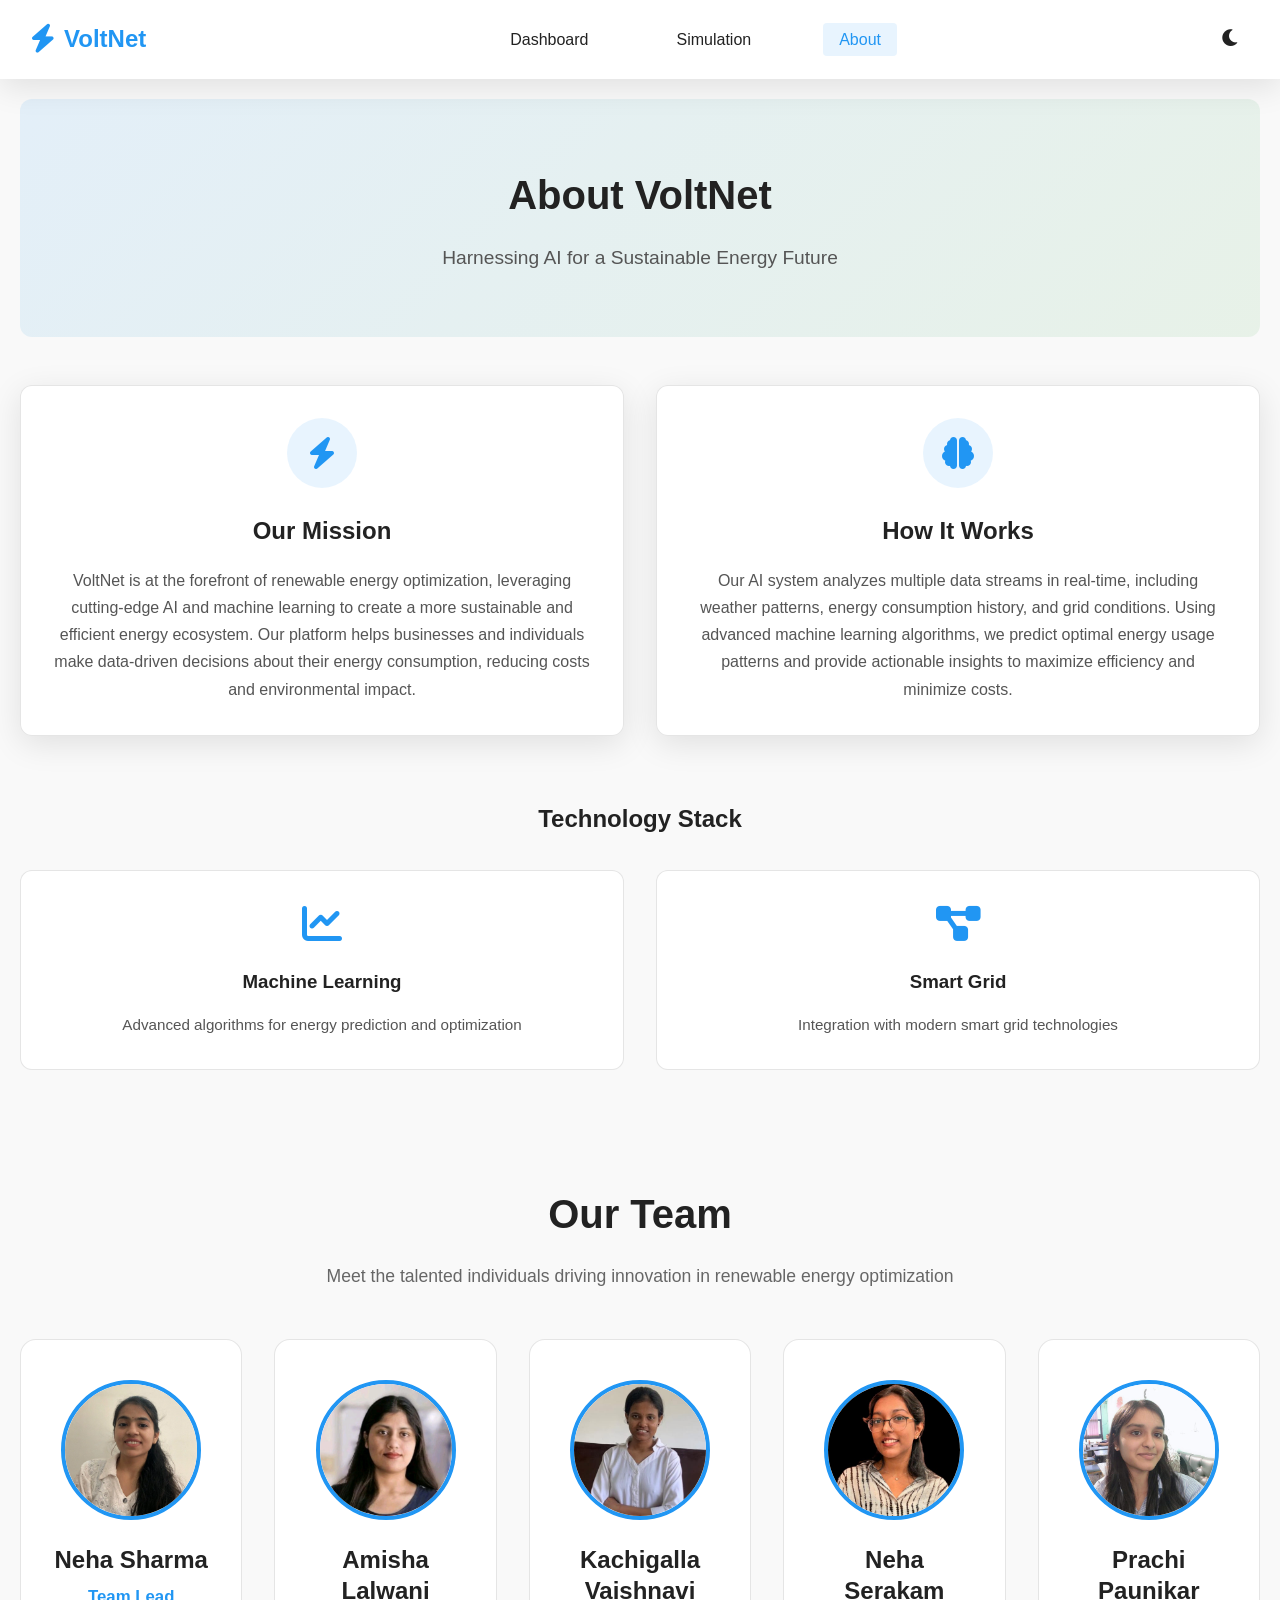
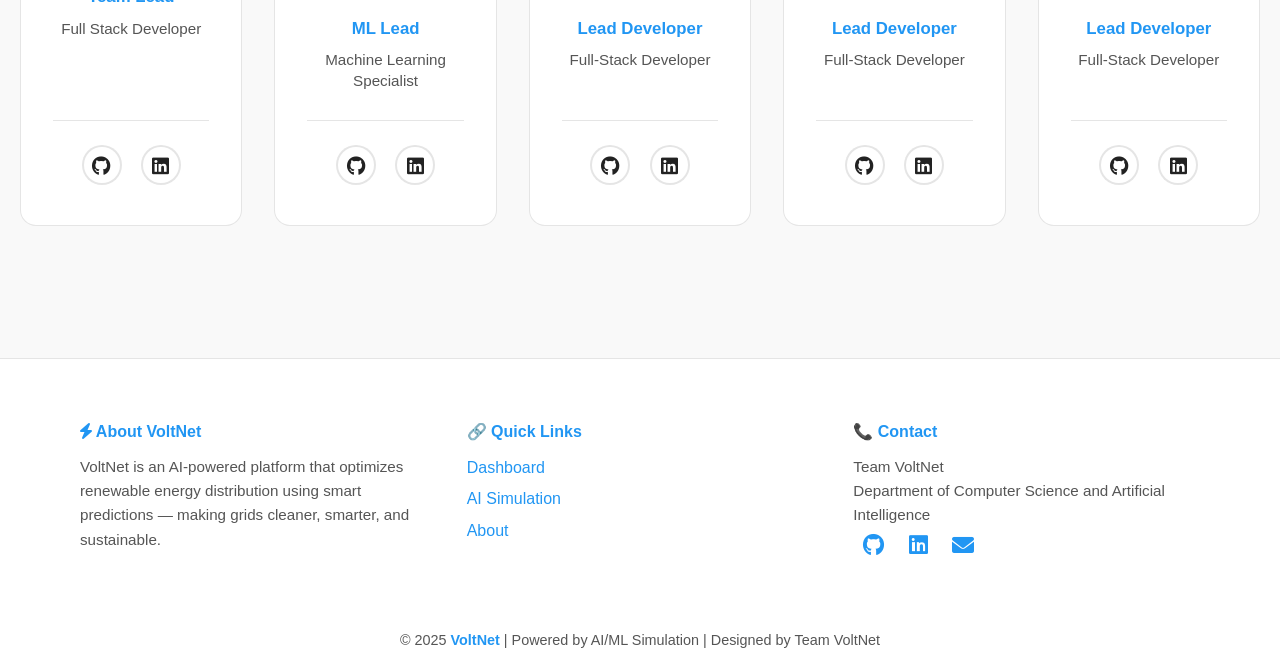
<file: frontend/about.html>
<!DOCTYPE html>
<html lang="en">
<head>
    <meta charset="UTF-8">
    <meta name="viewport" content="width=device-width, initial-scale=1.0">
    <title>VoltNet - About</title>
    <link rel="stylesheet" href="style.css">
    <link rel="stylesheet" href="https://cdnjs.cloudflare.com/ajax/libs/font-awesome/6.0.0-beta3/css/all.min.css">
</head>
<body>
    
    <nav class="navbar">
        <div class="logo">
            <i class="fas fa-bolt"></i>
            <span>VoltNet</span>
        </div>
        <button class="mobile-menu-toggle" id="mobileMenuToggle" aria-label="Toggle menu">
            <i class="fas fa-bars"></i>
        </button>
        <ul class="nav-links" id="navLinks">
            <li><a href="index.html">Dashboard</a></li>
            <li><a href="ai.html">Simulation</a></li>
            <li><a href="about.html" class="active">About</a></li>
        </ul>
        <div class="theme-toggle" id="themeToggle">
            <i class="fas fa-moon"></i>
        </div>
    </nav>

    <main class="container">
        <section class="about-hero">
            <h1>About VoltNet</h1>
            <p class="tagline">Harnessing AI for a Sustainable Energy Future</p>
        </section>

        <section class="about-section">
            <div class="about-card">
                <div class="about-icon">
                    <i class="fas fa-bolt"></i>
                </div>
                <h2>Our Mission</h2>
                <p>VoltNet is at the forefront of renewable energy optimization, leveraging cutting-edge AI and machine learning to create a more sustainable and efficient energy ecosystem. Our platform helps businesses and individuals make data-driven decisions about their energy consumption, reducing costs and environmental impact.</p>
            </div>

            <div class="about-card">
                <div class="about-icon">
                    <i class="fas fa-brain"></i>
                </div>
                <h2>How It Works</h2>
                <p>Our AI system analyzes multiple data streams in real-time, including weather patterns, energy consumption history, and grid conditions. Using advanced machine learning algorithms, we predict optimal energy usage patterns and provide actionable insights to maximize efficiency and minimize costs.</p>
            </div>
        </section>

        <section class="tech-section">
            <h2>Technology Stack</h2>
            <div class="tech-grid">
                <div class="tech-item">
                    <i class="fas fa-chart-line"></i>
                    <h3>Machine Learning</h3>
                    <p>Advanced algorithms for energy prediction and optimization</p>
                </div>
                <div class="tech-item">
                    <i class="fas fa-project-diagram"></i>
                    <h3>Smart Grid</h3>
                    <p>Integration with modern smart grid technologies</p>
                </div>
            </div>
        </section>

        
        <section class="team-section">
            <h2>Our Team</h2>
            <p style="text-align: center; color: #666; margin-bottom: 3rem; font-size: 1.1rem;">
                Meet the talented individuals driving innovation in renewable energy optimization
            </p>
            <div class="team-grid">
                <div class="team-member">
                    <div class="member-avatar">
                        <img src="static/neha_sharma.png" alt="Neha Sharma" onerror="this.style.display='none'; this.nextElementSibling.style.display='flex';">
                        <div style="display: none; width: 100%; height: 100%; align-items: center; justify-content: center; background: linear-gradient(135deg, #667eea 0%, #764ba2 100%); border-radius: 50%;">
                            <i class="fas fa-user" style="font-size: 3rem; color: white;"></i>
                        </div>
                    </div>
                    <h3>Neha Sharma</h3>
                    <p class="member-role">Team Lead</p>
                    <p class="member-title">Full Stack Developer</p>
                    <div class="member-social">
                        <a href="https://github.com/nehasharma2210" target="_blank" rel="noopener noreferrer" title="GitHub">
                            <i class="fab fa-github"></i>
                        </a>
                        <a href="https://www.linkedin.com/in/neha-sharma-ai//" target="_blank" rel="noopener noreferrer" title="LinkedIn">
                            <i class="fab fa-linkedin"></i>
                        </a>
                    </div>
                </div>
                <div class="team-member">
                    <div class="member-avatar">
                        <img src="static/Amisha_Lalwani.png" alt="Amisha Lalwani" onerror="this.style.display='none'; this.nextElementSibling.style.display='flex';">
                        <div style="display: none; width: 100%; height: 100%; align-items: center; justify-content: center; background: linear-gradient(135deg, #f093fb 0%, #f5576c 100%); border-radius: 50%;">
                            <i class="fas fa-user" style="font-size: 3rem; color: white;"></i>
                        </div>
                    </div>
                    <h3>Amisha Lalwani</h3>
                    <p class="member-role">ML Lead</p>
                    <p class="member-title">Machine Learning Specialist</p>
                    <div class="member-social">
                        <a href="https://github.com/Lalwaniamisha789" target="_blank" rel="noopener noreferrer" title="GitHub">
                            <i class="fab fa-github"></i>
                        </a>
                        <a href="https://www.linkedin.com/in/lalwaniamisha789/" target="_blank" rel="noopener noreferrer" title="LinkedIn">
                            <i class="fab fa-linkedin"></i>
                        </a>
                    </div>
                </div>
                <div class="team-member">
                    <div class="member-avatar">
                        <img src="static/Kachigalla Vaishnavi.jpg" alt="Kachigalla Vaishnavi" onerror="this.style.display='none'; this.nextElementSibling.style.display='flex';">
                        <div style="display: none; width: 100%; height: 100%; align-items: center; justify-content: center; background: linear-gradient(135deg, #4facfe 0%, #00f2fe 100%); border-radius: 50%;">
                            <i class="fas fa-user" style="font-size: 3rem; color: white;"></i>
                        </div>
                    </div>
                    <h3>Kachigalla Vaishnavi</h3>
                    <p class="member-role">Lead Developer</p>
                    <p class="member-title">Full-Stack Developer</p>
                    <div class="member-social">
                        <a href="https://github.com/Vaishnavi23457" target="_blank" rel="noopener noreferrer" title="GitHub">
                            <i class="fab fa-github"></i>
                        </a>
                        <a href="hhttps://www.linkedin.com/in/kachigalla-vaishnavi-8b235a326/" target="_blank" rel="noopener noreferrer" title="LinkedIn">
                            <i class="fab fa-linkedin"></i>
                        </a>
                    </div>
                </div>
                <div class="team-member">
                    <div class="member-avatar">
                        <img src="static/Neha Serakam.jpeg" alt="Neha Serakam" onerror="this.style.display='none'; this.nextElementSibling.style.display='flex';">
                        <div style="display: none; width: 100%; height: 100%; align-items: center; justify-content: center; background: linear-gradient(135deg, #fa709a 0%, #fee140 100%); border-radius: 50%;">
                            <i class="fas fa-user" style="font-size: 3rem; color: white;"></i>
                        </div>
                    </div>
                    <h3>Neha Serakam</h3>
                    <p class="member-role">Lead Developer</p>
                    <p class="member-title">Full-Stack Developer</p>
                    <div class="member-social">
                        <a href="https://github.com/Serakam-neha" target="_blank" rel="noopener noreferrer" title="GitHub">
                            <i class="fab fa-github"></i>
                        </a>
                        <a href="https://www.linkedin.com/in/neha-serakam-a17b86346/" target="_blank" rel="noopener noreferrer" title="LinkedIn">
                            <i class="fab fa-linkedin"></i>
                        </a>
                    </div>
                </div>
                <div class="team-member">
                    <div class="member-avatar">
                        <img src="static/Prachi_Paunikar.jpg" alt="Prachi Paunikar" onerror="this.style.display='none'; this.nextElementSibling.style.display='flex';">
                        <div style="display: none; width: 100%; height: 100%; align-items: center; justify-content: center; background: linear-gradient(135deg, #30cfd0 0%, #330867 100%); border-radius: 50%;">
                            <i class="fas fa-user" style="font-size: 3rem; color: white;"></i>
                        </div>
                    </div>
                    <h3>Prachi Paunikar</h3>
                    <p class="member-role">Lead Developer</p>
                    <p class="member-title">Full-Stack Developer</p>
                    <div class="member-social">
                        <a href="https://github.com/prachi05-pr" target="_blank" rel="noopener noreferrer" title="GitHub">
                            <i class="fab fa-github"></i>
                        </a>
                        <a href="https://www.linkedin.com/in/prachi-paunikar-962a67323/" target="_blank" rel="noopener noreferrer" title="LinkedIn">
                            <i class="fab fa-linkedin"></i>
                        </a>
                    </div>
                </div>
            </div>
        </section>
    </main>


    <footer class="volt-footer">
  <div class="footer-container">
    
    <div class="footer-section about">
        <h4><i class="fas fa-bolt"></i> About VoltNet</h4>
      <p>
        VoltNet is an AI-powered platform that optimizes renewable energy 
        distribution using smart predictions — making grids cleaner, smarter, and sustainable.
      </p>
    </div>

    <div class="footer-section links">
      <h4>🔗 Quick Links</h4>
      <ul>
        <li><a href="index.html">Dashboard</a></li>
        <li><a href="ai.html">AI Simulation</a></li>
        <li><a href="about.html">About</a></li>
      </ul>
    </div>

    <div class="footer-section contact">
      <h4>📞 Contact</h4>
      <p>Team VoltNet</p>
      <p>Department of Computer Science and Artificial Intelligence</p>
      <div class="social-icons">
        <a href="#"><i class="fab fa-github"></i></a>
        <a href="#"><i class="fab fa-linkedin"></i></a>
        <a href="#"><i class="fas fa-envelope"></i></a>
      </div>
    </div>

  </div>

  <div class="footer-bottom">
    <p>© 2025 <span class="brand">VoltNet</span> | Powered by AI/ML Simulation | Designed by Team VoltNet</p>
  </div>
</footer>

    <script src="script.js"></script>
</body>
</html>
</file>
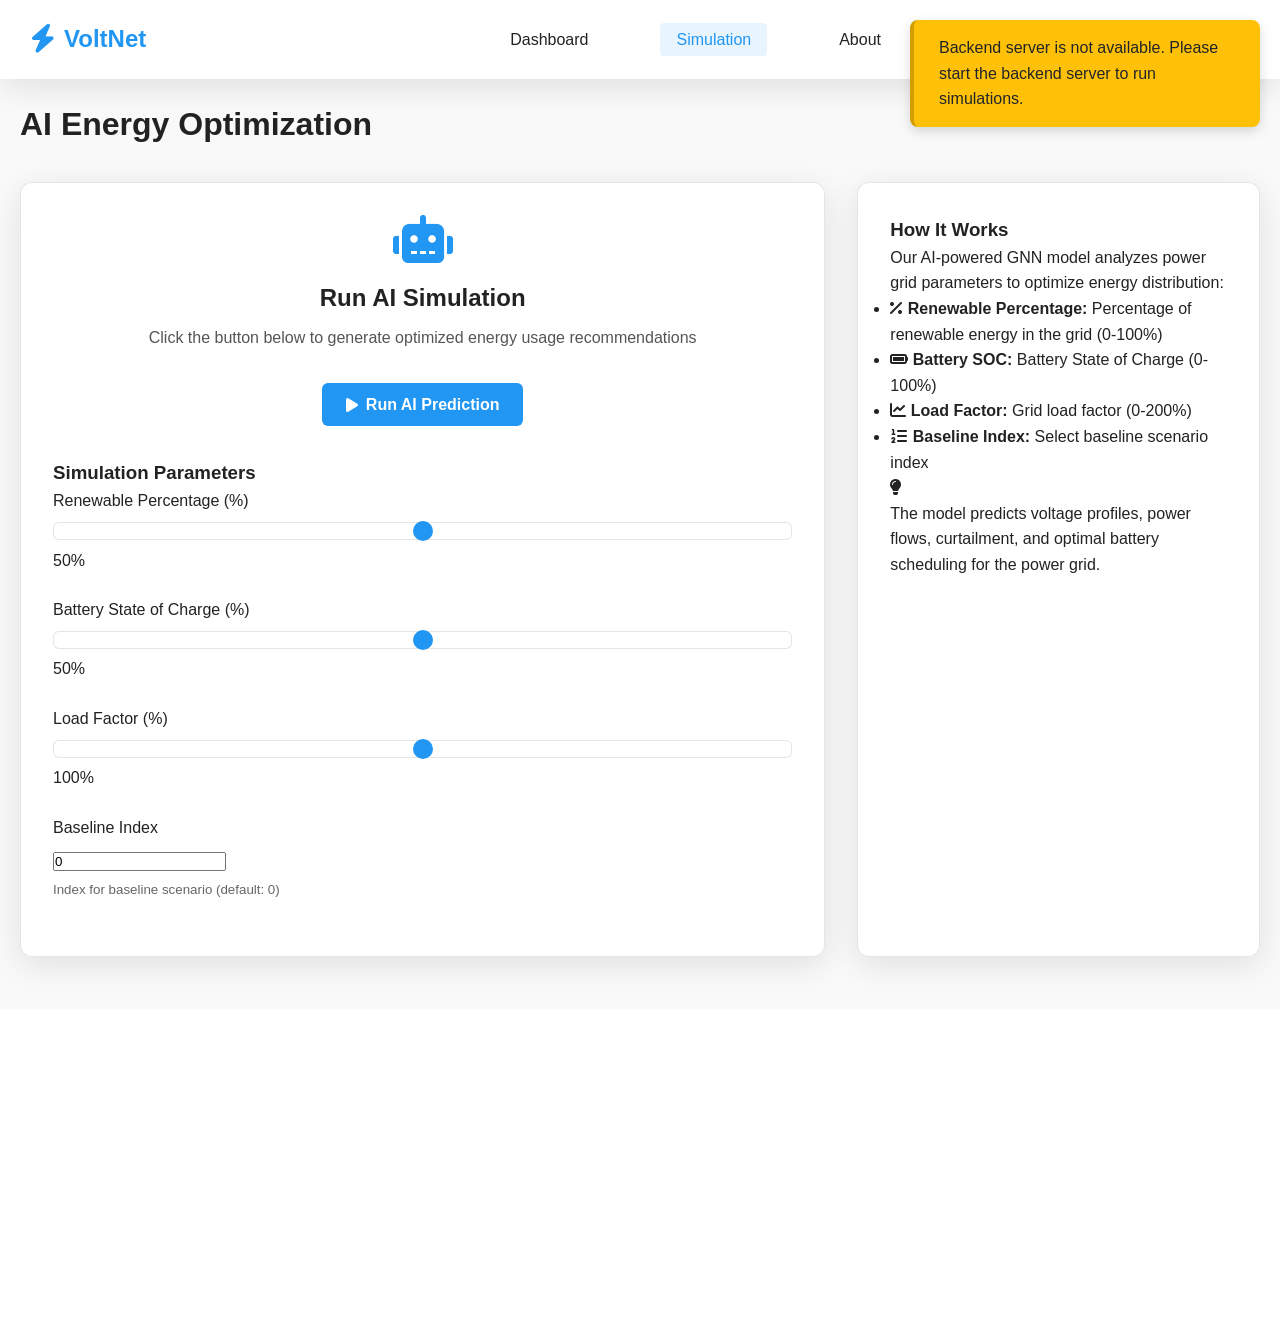
<file: frontend/ai.html>
<!DOCTYPE html>
<html lang="en">
<head>
    <meta charset="UTF-8">
    <meta name="viewport" content="width=device-width, initial-scale=1.0">
    <title>VoltNet - AI Simulation</title>
    <link rel="stylesheet" href="style.css">
    <link rel="stylesheet" href="https://cdnjs.cloudflare.com/ajax/libs/font-awesome/6.0.0-beta3/css/all.min.css">
</head>
<body>
    <nav class="navbar">
        <div class="logo">
            <i class="fas fa-bolt"></i>
            <span>VoltNet</span>
        </div>
        <button class="mobile-menu-toggle" id="mobileMenuToggle" aria-label="Toggle menu">
            <i class="fas fa-bars"></i>
        </button>
        <ul class="nav-links" id="navLinks">
            <li><a href="index.html">Dashboard</a></li>
            <li><a href="ai.html" class="active">Simulation</a></li>
            <li><a href="about.html">About</a></li>
        </ul>
        <div class="theme-toggle" id="themeToggle">
            <i class="fas fa-moon"></i>
        </div>
    </nav>

    <main class="container">
        <h1>AI Energy Optimization</h1>
        
        <div class="simulation-container">
            <div class="simulation-card">
                <div class="simulation-header">
                    <i class="fas fa-robot"></i>
                    <h2>Run AI Simulation</h2>
                    <p>Click the button below to generate optimized energy usage recommendations</p>
                </div>
                
                <div class="simulation-controls">
                    <button id="runSimulation" class="btn primary">
                        <i class="fas fa-play"></i> Run AI Prediction
                    </button>
                </div>
                
                <div id="loading" class="loading-container" style="display: none;">
                    <div class="loading-spinner"></div>
                    <p>Analyzing energy patterns and optimizing...</p>
                </div>
                
                <div id="results" class="results-container" style="display: none;">
                    <h3>Power Grid Optimization Results</h3>
                    <div class="result-item">
                        <i class="fas fa-bolt"></i>
                        <div>
                            <h4>Voltage Profile</h4>
                            <p id="voltageStats">-</p>
                            <small id="voltageDetails" style="display: block; margin-top: 5px; color: #666;"></small>
                        </div>
                    </div>
                    <div class="result-item">
                        <i class="fas fa-exchange-alt"></i>
                        <div>
                            <h4>Power Flows</h4>
                            <p id="flowsStats">-</p>
                            <small id="flowsDetails" style="display: block; margin-top: 5px; color: #666;"></small>
                        </div>
                    </div>
                    <div class="result-item">
                        <i class="fas fa-exclamation-triangle"></i>
                        <div>
                            <h4>Curtailment</h4>
                            <p id="curtailmentStats">-</p>
                            <small id="curtailmentDetails" style="display: block; margin-top: 5px; color: #666;"></small>
                        </div>
                    </div>
                    <div class="result-item">
                        <i class="fas fa-battery-half"></i>
                        <div>
                            <h4>Battery Schedule</h4>
                            <p id="batteryStats">-</p>
                            <small id="batteryDetails" style="display: block; margin-top: 5px; color: #666;"></small>
                        </div>
                    </div>
                    <div class="result-item" id="metaInfo" style="display: none;">
                        <i class="fas fa-info-circle"></i>
                        <div>
                            <h4>Grid Info</h4>
                            <p id="metaData">-</p>
                        </div>
                    </div>
                </div>
                
                <div class="simulation-params">
                    <h3>Simulation Parameters</h3>
                    <div class="param-group">
                        <label for="renewablePct">Renewable Percentage (%)</label>
                        <input type="range" id="renewablePct" min="0" max="100" step="1" value="50">
                        <span id="renewableValue">50%</span>
                    </div>
                    
                    <div class="param-group">
                        <label for="batterySoc">Battery State of Charge (%)</label>
                        <input type="range" id="batterySoc" min="0" max="100" step="1" value="50">
                        <span id="batterySocValue">50%</span>
                    </div>
                    
                    <div class="param-group">
                        <label for="loadFactor">Load Factor (%)</label>
                        <input type="range" id="loadFactor" min="0" max="200" step="1" value="100">
                        <span id="loadFactorValue">100%</span>
                    </div>
                    
                    <div class="param-group">
                        <label for="baselineIdx">Baseline Index</label>
                        <input type="number" id="baselineIdx" min="0" value="0" step="1">
                        <small style="color: #666; display: block; margin-top: 5px;">Index for baseline scenario (default: 0)</small>
                    </div>
                </div>
            </div>
            
            <div class="info-card">
                <h3>How It Works</h3>
                <p>Our AI-powered GNN model analyzes power grid parameters to optimize energy distribution:</p>
                <ul>
                    <li><i class="fas fa-percentage"></i> <strong>Renewable Percentage:</strong> Percentage of renewable energy in the grid (0-100%)</li>
                    <li><i class="fas fa-battery-full"></i> <strong>Battery SOC:</strong> Battery State of Charge (0-100%)</li>
                    <li><i class="fas fa-chart-line"></i> <strong>Load Factor:</strong> Grid load factor (0-200%)</li>
                    <li><i class="fas fa-list-ol"></i> <strong>Baseline Index:</strong> Select baseline scenario index</li>
                </ul>
                <div class="ai-insight">
                    <i class="fas fa-lightbulb"></i>
                    <p>The model predicts voltage profiles, power flows, curtailment, and optimal battery scheduling for the power grid.</p>
                </div>
            </div>
        </div>
    </main>

    <footer class="volt-footer">
  <div class="footer-container">
    
    <div class="footer-section about">
      <h4><i class="fas fa-bolt"></i>About VoltNet</h4>
      <p>
        VoltNet is an AI-powered platform that optimizes renewable energy 
        distribution using smart predictions — making grids cleaner, smarter, and sustainable.
      </p>
    </div>

    <div class="footer-section links">
      <h4>🔗 Quick Links</h4>
      <ul>
        <li><a href="index.html">Dashboard</a></li>
        <li><a href="ai.html">AI Simulation</a></li>
        <li><a href="about.html">About</a></li>
      </ul>
    </div>

    <div class="footer-section contact">
      <h4>📞 Contact</h4>
      <p>Team VoltNet</p>
      <p>Department of Computer Science and Artificial Intelligence</p>
      <div class="social-icons">
        <a href="#"><i class="fab fa-github"></i></a>
        <a href="#"><i class="fab fa-linkedin"></i></a>
        <a href="#"><i class="fas fa-envelope"></i></a>
      </div>
    </div>

  </div>

  <div class="footer-bottom">
    <p>© 2025 <span class="brand">VoltNet</span> | Powered by AI/ML Simulation | Designed by Team VoltNet</p>
  </div>
</footer>

    <script src="script.js"></script>
    <script src="config.js"></script>
    <script type="module">
        import { predictOPF, checkBackendHealth } from './api.js';
        
        // Check backend health on page load
        document.addEventListener('DOMContentLoaded', async () => {
            try {
                const isBackendHealthy = await checkBackendHealth();
                if (!isBackendHealthy) {
                    console.warn('Backend is not available.');
                    showNotification('Backend server is not available. Please start the backend server to run simulations.', 'warning');
                } else {
                    showNotification('Connected to backend server! Ready to run simulations.', 'success');
                }
            } catch (error) {
                console.warn('Could not connect to backend:', error);
                showNotification('Could not connect to backend server. Please start the backend server to run simulations.', 'warning');
            }
            
            // Initialize any UI components
            initializeSimulation();
        });
        
        function showNotification(message, type = 'info') {
            const notification = document.createElement('div');
            notification.className = `notification ${type}`;
            notification.textContent = message;
            document.body.appendChild(notification);
            
            // Auto-remove after 5 seconds
            setTimeout(() => {
                notification.classList.add('fade-out');
                setTimeout(() => notification.remove(), 500);
            }, 5000);
        }
        
        function initializeSimulation() {
            // Add any initialization code here
            const runButton = document.getElementById('runSimulation');
            if (runButton) {
                runButton.disabled = false;
            }
        }
        // DOM Elements
        const renewablePct = document.getElementById('renewablePct');
        const renewableValue = document.getElementById('renewableValue');
        const batterySoc = document.getElementById('batterySoc');
        const batterySocValue = document.getElementById('batterySocValue');
        const loadFactor = document.getElementById('loadFactor');
        const loadFactorValue = document.getElementById('loadFactorValue');
        const baselineIdx = document.getElementById('baselineIdx');
        const runButton = document.getElementById('runSimulation');
        const loading = document.getElementById('loading');
        const results = document.getElementById('results');
        
        // Save parameters to localStorage
        function saveParamsToStorage() {
            const params = {
                renewable_pct: parseFloat(renewablePct.value) || 50,
                battery_soc: parseFloat(batterySoc.value) || 50,
                load_factor: parseFloat(loadFactor.value) || 100,
                baseline_idx: parseInt(baselineIdx.value) || 0
            };
            localStorage.setItem('voltnet_params', JSON.stringify(params));
        }

        // Load parameters from localStorage
        function loadParamsFromStorage() {
            try {
                const saved = localStorage.getItem('voltnet_params');
                if (saved) {
                    const params = JSON.parse(saved);
                    renewablePct.value = params.renewable_pct !== undefined ? params.renewable_pct : 50;
                    batterySoc.value = params.battery_soc !== undefined ? params.battery_soc : 50;
                    loadFactor.value = params.load_factor !== undefined ? params.load_factor : 100;
                    baselineIdx.value = params.baseline_idx !== undefined ? params.baseline_idx : 0;
                    return true;
                }
            } catch (e) {
                console.error('Error loading params from storage:', e);
            }
            return false;
        }

        // Listen for storage changes (when parameters change in another tab/page)
        let isUpdatingFromStorage = false;
        window.addEventListener('storage', (e) => {
            if (e.key === 'voltnet_params' && e.newValue) {
                isUpdatingFromStorage = true;
                try {
                    const params = JSON.parse(e.newValue);
                    renewablePct.value = params.renewable_pct !== undefined ? params.renewable_pct : 50;
                    batterySoc.value = params.battery_soc !== undefined ? params.battery_soc : 50;
                    loadFactor.value = params.load_factor !== undefined ? params.load_factor : 100;
                    baselineIdx.value = params.baseline_idx !== undefined ? params.baseline_idx : 0;
                    updateRenewableValue();
                    updateBatterySocValue();
                    updateLoadFactorValue();
                } catch (error) {
                    console.error('Error syncing from storage:', error);
                } finally {
                    isUpdatingFromStorage = false;
                }
            }
        });

        // Also listen for custom storage events (for same-tab updates)
        window.addEventListener('voltnet-params-changed', () => {
            if (!isUpdatingFromStorage) {
                isUpdatingFromStorage = true;
                const saved = localStorage.getItem('voltnet_params');
                if (saved) {
                    try {
                        const params = JSON.parse(saved);
                        renewablePct.value = params.renewable_pct !== undefined ? params.renewable_pct : 50;
                        batterySoc.value = params.battery_soc !== undefined ? params.battery_soc : 50;
                        loadFactor.value = params.load_factor !== undefined ? params.load_factor : 100;
                        baselineIdx.value = params.baseline_idx !== undefined ? params.baseline_idx : 0;
                        updateRenewableValue();
                        updateBatterySocValue();
                        updateLoadFactorValue();
                    } catch (error) {
                        console.error('Error syncing from storage:', error);
                    }
                }
                isUpdatingFromStorage = false;
            }
        });

        // Initialize the page
        function initializePage() {
            // Load saved parameters from localStorage (shared with Dashboard)
            loadParamsFromStorage();
            
            // Set initial slider values
            updateRenewableValue();
            updateBatterySocValue();
            updateLoadFactorValue();
            
            // Add event listeners
            renewablePct.addEventListener('input', () => {
                if (!isUpdatingFromStorage) {
                    updateRenewableValue();
                    saveParamsToStorage();
                    // Trigger custom event for same-tab sync
                    window.dispatchEvent(new Event('voltnet-params-changed'));
                }
            });
            batterySoc.addEventListener('input', () => {
                if (!isUpdatingFromStorage) {
                    updateBatterySocValue();
                    saveParamsToStorage();
                    window.dispatchEvent(new Event('voltnet-params-changed'));
                }
            });
            loadFactor.addEventListener('input', () => {
                if (!isUpdatingFromStorage) {
                    updateLoadFactorValue();
                    saveParamsToStorage();
                    window.dispatchEvent(new Event('voltnet-params-changed'));
                }
            });
            baselineIdx.addEventListener('input', () => {
                if (!isUpdatingFromStorage) {
                    saveParamsToStorage();
                    window.dispatchEvent(new Event('voltnet-params-changed'));
                }
            });
            runButton.addEventListener('click', runSimulation);
            
            // Enable the run button
            runButton.disabled = false;
        }
        
        // Update displayed values
        function updateRenewableValue() {
            renewableValue.textContent = renewablePct.value + '%';
        }
        
        function updateBatterySocValue() {
            batterySocValue.textContent = batterySoc.value + '%';
        }
        
        function updateLoadFactorValue() {
            loadFactorValue.textContent = loadFactor.value + '%';
        }
        
        // Helper function to calculate statistics from array
        function calculateStats(arr) {
            if (!arr || arr.length === 0) return { avg: 0, min: 0, max: 0, count: 0 };
            const sum = arr.reduce((a, b) => a + b, 0);
            const avg = sum / arr.length;
            const min = Math.min(...arr);
            const max = Math.max(...arr);
            return { avg, min, max, count: arr.length };
        }
        
        // Format backend response for display
        function formatResults(data) {
            const voltage = data.voltage || [];
            const flows = data.flows || [];
            const curtailment = data.curtailment_pct || [];
            const battery = data.battery_schedule || [];
            const meta = data.meta || {};
            
            const vStats = calculateStats(voltage);
            const fStats = calculateStats(flows);
            const cStats = calculateStats(curtailment);
            const bStats = calculateStats(battery);
            
            // Format voltage (typically in p.u., target is 1.0)
            const voltageStatus = vStats.avg >= 0.95 && vStats.avg <= 1.05 ? 'Normal' : 
                                 vStats.avg < 0.95 ? 'Low' : 'High';
            
            return {
                voltageStats: `Avg: ${vStats.avg.toFixed(3)} p.u. (${voltageStatus})`,
                voltageDetails: `Range: ${vStats.min.toFixed(3)} - ${vStats.max.toFixed(3)} p.u. | Nodes: ${vStats.count}`,
                flowsStats: `Avg: ${fStats.avg.toFixed(4)} | Max: ${fStats.max.toFixed(4)}`,
                flowsDetails: `Min: ${fStats.min.toFixed(4)} | Nodes: ${fStats.count}`,
                curtailmentStats: `Avg: ${cStats.avg.toFixed(2)}% | Total: ${cStats.sum?.toFixed(2) || (cStats.avg * cStats.count).toFixed(2)}%`,
                curtailmentDetails: `Range: ${cStats.min.toFixed(2)}% - ${cStats.max.toFixed(2)}% | Nodes: ${cStats.count}`,
                batteryStats: `Avg: ${bStats.avg.toFixed(3)} | Range: ${bStats.min.toFixed(3)} - ${bStats.max.toFixed(3)}`,
                batteryDetails: `Positive = Charging, Negative = Discharging | Nodes: ${bStats.count}`,
                metaData: `Nodes: ${meta.num_nodes || 'N/A'} | Output Dim: ${meta.out_dim || 'N/A'} | Meta Dim: ${meta.meta_out_dim || 'N/A'}`
            };
        }
        
        // Show error message to user
        function showError(message) {
            const errorDiv = document.createElement('div');
            errorDiv.className = 'error-message';
            errorDiv.textContent = message;
            
            // Remove any existing error messages
            const existingError = document.querySelector('.error-message');
            if (existingError) {
                existingError.remove();
            }
            
            // Insert error message before the results
            results.parentNode.insertBefore(errorDiv, results);
            
            // Auto-remove error after 5 seconds
            setTimeout(() => {
                errorDiv.style.opacity = '0';
                setTimeout(() => errorDiv.remove(), 500);
            }, 5000);
        }
        
        // Handle simulation run
        async function runSimulation() {
            // Show loading state
            loading.style.display = 'block';
            results.style.display = 'none';
            runButton.disabled = true;
            
            // Get form values - matching backend API requirements
            const renewable_pct = parseFloat(renewablePct.value);
            const battery_soc = parseFloat(batterySoc.value);
            const load_factor = parseFloat(loadFactor.value);
            const baseline_idx = parseInt(baselineIdx.value) || 0;
            
            // Validate inputs according to backend constraints
            if (isNaN(renewable_pct) || renewable_pct < 0 || renewable_pct > 100) {
                showError('Renewable percentage must be between 0 and 100');
                loading.style.display = 'none';
                runButton.disabled = false;
                return;
            }
            
            if (isNaN(battery_soc) || battery_soc < 0 || battery_soc > 100) {
                showError('Battery SOC must be between 0 and 100');
                loading.style.display = 'none';
                runButton.disabled = false;
                return;
            }
            
            if (isNaN(load_factor) || load_factor < 0 || load_factor > 200) {
                showError('Load factor must be between 0 and 200');
                loading.style.display = 'none';
                runButton.disabled = false;
                return;
            }
            
            if (isNaN(baseline_idx) || baseline_idx < 0) {
                showError('Baseline index must be a non-negative integer');
                loading.style.display = 'none';
                runButton.disabled = false;
                return;
            }
            
            // Prepare request data exactly as backend expects
            const requestData = {
                renewable_pct: renewable_pct,
                battery_soc: battery_soc,
                load_factor: load_factor,
                baseline_idx: baseline_idx
            };
            
            // Save parameters to localStorage before running simulation
            saveParamsToStorage();
            
            console.log('Sending request to backend:', requestData);
            
            try {
                // Call the API - returns real backend data
                const response = await predictOPF(requestData);
                console.log('Received backend response:', response);
                
                // Format and display real backend results
                const formattedResults = formatResults(response);
                
                document.getElementById('voltageStats').textContent = formattedResults.voltageStats;
                document.getElementById('voltageDetails').textContent = formattedResults.voltageDetails;
                document.getElementById('flowsStats').textContent = formattedResults.flowsStats;
                document.getElementById('flowsDetails').textContent = formattedResults.flowsDetails;
                document.getElementById('curtailmentStats').textContent = formattedResults.curtailmentStats;
                document.getElementById('curtailmentDetails').textContent = formattedResults.curtailmentDetails;
                document.getElementById('batteryStats').textContent = formattedResults.batteryStats;
                document.getElementById('batteryDetails').textContent = formattedResults.batteryDetails;
                document.getElementById('metaData').textContent = formattedResults.metaData;
                
                // Show meta info if available
                if (response.meta) {
                    document.getElementById('metaInfo').style.display = 'block';
                }
                
                // Show success message
                showNotification('Simulation completed successfully with real backend data!', 'success');
                
            } catch (error) {
                console.error('Error running simulation:', error);
                showError(`Backend Error: ${error.message || 'Failed to run simulation. Make sure backend is running.'}`);
            } finally {
                // Hide loading and show results
                loading.style.display = 'none';
                results.style.display = 'block';
                runButton.disabled = false;
                
                // Scroll to results
                results.scrollIntoView({ behavior: 'smooth' });
            }
        }
        
        // Initialize the page when the DOM is loaded
        document.addEventListener('DOMContentLoaded', initializePage);
    </script>
</body>
</html>
</file>
<file: frontend/style.css>
/* Global Styles */
:root {
    --primary: #2196F3;
    --primary-dark: #1976D2;
    --secondary: #4CAF50;
    --secondary-dark: #388E3C;
    --background: #f5f7fa;
    --card-bg: rgba(255, 255, 255, 0.8);
    --text: #333;
    --text-light: #666;
    --border: rgba(0, 0, 0, 0.1);
    --shadow: 0 8px 32px rgba(31, 38, 135, 0.1);
    --transition: all 0.3s ease;
}

/* Dark Theme */
[data-theme="dark"] {
    --background: #121212;
    --card-bg: rgba(30, 30, 30, 0.8);
    --text: #f5f5f5;
    --text-light: #b0b0b0;
    --border: rgba(255, 255, 255, 0.1);
    --shadow: 0 8px 32px rgba(0, 0, 0, 0.3);
}

* {
    margin: 0;
    padding: 0;
    box-sizing: border-box;
}

html {
    overflow-x: hidden;
    width: 100%;
    position: relative;
}

body {
    font-family: 'Segoe UI', Tahoma, Geneva, Verdana, sans-serif;
    background-color: var(--background);
    color: var(--text);
    line-height: 1.6;
    transition: var(--transition);
    overflow-x: hidden;
    width: 100%;
    position: relative;
    margin: 0;
    padding: 0;
}

.container {
    /* max-width: 1200px; */
    margin: 0 auto;
    padding: 20px;
    width: 100%;
    position: relative;
    box-sizing: border-box;
    overflow-x: hidden;
}

main {
    width: 100%;
    position: relative;
    overflow-x: hidden;
    box-sizing: border-box;
}
nav ul {
    display: flex;
    list-style: none;
    gap: 1.5rem;
}

nav ul li a {
    color: var(--text);
    text-decoration: none;
    font-weight: 500;
    padding: 0.5rem 1rem;
    border-radius: 50px;
    transition: all 0.3s ease;
}

nav ul li a:hover {
    color: var(--primary);
    text-shadow: var(--shadow);
}

.btn-outline {
    background: transparent;
    color: var(--primary);
    border: 2px solid var(--primary);
}

.btn-outline:hover {
    background: var(--primary);
    color: var(--text);
}
/* Navbar */
.navbar {
    display: flex;
    justify-content: space-between;
    align-items: center;
    padding: 1rem 2rem;
    background: var(--card-bg);
    backdrop-filter: blur(10px);
    -webkit-backdrop-filter: blur(10px);
    box-shadow: var(--shadow);
    position: sticky;
    top: 0;
    z-index: 1000;
    width: 100%;
    margin: 0;
    box-sizing: border-box;
}

.logo {
    display: flex;
    align-items: center;
    font-size: 1.5rem;
    font-weight: 700;
    color: var(--primary);
}

.logo i {
    margin-right: 10px;
    font-size: 1.8rem;
}

.nav-links {
    display: flex;
    list-style: none;
}

.nav-links li {
    margin-left: 2rem;
}

.nav-links a {
    text-decoration: none;
    color: var(--text);
    font-weight: 500;
    padding: 0.5rem 1rem;
    border-radius: 4px;
    transition: var(--transition);
}

.nav-links a:hover, .nav-links a.active {
    color: var(--primary);
    background: rgba(33, 150, 243, 0.1);
}

.theme-toggle {
    background: none;
    border: none;
    color: var(--text);
    font-size: 1.2rem;
    cursor: pointer;
    padding: 0.5rem;
    border-radius: 50%;
    transition: var(--transition);
}

.theme-toggle:hover {
    background: rgba(0, 0, 0, 0.05);
}

/* Cards */
.card {
    background: var(--card-bg);
    border-radius: 12px;
    padding: 1.5rem;
    box-shadow: var(--shadow);
    backdrop-filter: blur(10px);
    -webkit-backdrop-filter: blur(10px);
    border: 1px solid var(--border);
    margin-bottom: 2rem;
}

/* Stats Grid */
.stats-grid {
    display: grid;
    grid-template-columns: repeat(auto-fit, minmax(220px, 1fr));
    gap: 1.5rem;
    margin: 2rem 0;
}

.stat-card {
    background: var(--card-bg);
    border-radius: 12px;
    padding: 1.5rem;
    display: flex;
    align-items: center;
    box-shadow: var(--shadow);
    transition: var(--transition);
    border: 1px solid var(--border);
}

.stat-card:hover {
    transform: translateY(-5px);
    box-shadow: 0 10px 20px rgba(0, 0, 0, 0.1);
}

.stat-icon {
    width: 50px;
    height: 50px;
    border-radius: 50%;
    background: rgba(33, 150, 243, 0.1);
    display: flex;
    align-items: center;
    justify-content: center;
    margin-right: 1rem;
    font-size: 1.5rem;
    color: var(--primary);
}

.stat-icon.green {
    background: rgba(76, 175, 80, 0.1);
    color: var(--secondary);
}

.stat-icon.blue {
    background: rgba(33, 150, 243, 0.1);
    color: var(--primary);
}

.stat-icon.teal {
    background: rgba(0, 150, 136, 0.1);
    color: #009688;
}

.stat-info h3 {
    font-size: 0.9rem;
    color: var(--text-light);
    margin-bottom: 0.3rem;
}

.stat-value {
    font-size: 1.5rem;
    font-weight: 700;
    color: var(--text);
}

.stat-value span {
    font-size: 1rem;
    color: var(--text-light);
    margin-left: 0.2rem;
}

/* Chart Container */
.chart-container {
    background: var(--card-bg);
    border-radius: 12px;
    padding: 1.5rem;
    margin: 2rem 0;
    box-shadow: var(--shadow);
    border: 1px solid var(--border);
    position: relative;
    width: 100%;
    overflow-x: auto;
}

.chart-container h2 {
    margin-bottom: 1.5rem;
    color: var(--text);
}

.chart-container canvas {
    max-width: 100% !important;
    height: auto !important;
}

/* Chart.js responsive wrapper */
.chart-container > canvas {
    position: relative !important;
}

/* Touch-friendly improvements */
button,
.btn,
.nav-links a,
.theme-toggle,
.mobile-menu-toggle {
    -webkit-tap-highlight-color: transparent;
    touch-action: manipulation;
}

input[type="range"] {
    -webkit-appearance: none;
    appearance: none;
    height: 8px;
    background: rgba(0, 0, 0, 0.1);
    border-radius: 4px;
    outline: none;
}

input[type="range"]::-webkit-slider-thumb {
    -webkit-appearance: none;
    appearance: none;
    width: 20px;
    height: 20px;
    background: var(--primary);
    border-radius: 50%;
    cursor: pointer;
    transition: all 0.3s ease;
}

input[type="range"]::-webkit-slider-thumb:hover {
    transform: scale(1.2);
    background: var(--primary-dark);
}

input[type="range"]::-moz-range-thumb {
    width: 20px;
    height: 20px;
    background: var(--primary);
    border-radius: 50%;
    cursor: pointer;
    border: none;
    transition: all 0.3s ease;
}

input[type="range"]::-moz-range-thumb:hover {
    transform: scale(1.2);
    background: var(--primary-dark);
}

/* Prevent text selection on buttons for mobile */
button,
.btn {
    user-select: none;
    -webkit-user-select: none;
    -moz-user-select: none;
    -ms-user-select: none;
}

/* Energy Sources */
.energy-sources {
    background: var(--card-bg);
    border-radius: 12px;
    padding: 1.5rem;
    box-shadow: var(--shadow);
    border: 1px solid var(--border);
}

.energy-sources h2 {
    margin-bottom: 1.5rem;
    color: var(--text);
}

.sources-grid {
    display: grid;
    grid-template-columns: repeat(auto-fit, minmax(200px, 1fr));
    gap: 1.5rem;
}

.source {
    display: flex;
    flex-direction: column;
    align-items: flex-start;
}

.source i {
    font-size: 1.5rem;
    margin-bottom: 0.5rem;
    color: var(--primary);
}

.source span {
    margin-bottom: 0.5rem;
    font-weight: 500;
}

.progress-bar {
    width: 100%;
    height: 8px;
    background: rgba(0, 0, 0, 0.1);
    border-radius: 4px;
    overflow: hidden;
    margin: 0.5rem 0;
}

.progress {
    height: 100%;
    background: linear-gradient(90deg, var(--primary), var(--secondary));
    border-radius: 4px;
    transition: width 1s ease-in-out;
}

.percentage {
    align-self: flex-end;
    font-size: 0.9rem;
    color: var(--text-light);
}

/* Simulation Page */
.simulation-container {
    display: grid;
    grid-template-columns: 1fr;
    gap: 2rem;
    margin: 2rem 0;
}

@media (min-width: 992px) {
    .simulation-container {
        grid-template-columns: 2fr 1fr;
    }
}

.simulation-card, .info-card {
    background: var(--card-bg);
    border-radius: 12px;
    padding: 2rem;
    box-shadow: var(--shadow);
    border: 1px solid var(--border);
}

.simulation-header {
    text-align: center;
    margin-bottom: 2rem;
}

.simulation-header i {
    font-size: 3rem;
    color: var(--primary);
    margin-bottom: 1rem;
}

.simulation-header h2 {
    margin-bottom: 0.5rem;
    color: var(--text);
}

.simulation-header p {
    color: var(--text-light);
}

.simulation-controls {
    display: flex;
    justify-content: center;
    margin: 2rem 0;
}

.btn {
    padding: 0.8rem 1.5rem;
    border: none;
    border-radius: 6px;
    font-size: 1rem;
    font-weight: 600;
    cursor: pointer;
    display: inline-flex;
    align-items: center;
    justify-content: center;
    transition: var(--transition);
}

.btn i {
    margin-right: 0.5rem;
}

.btn.primary {
    background: var(--primary);
    color: white;
}

.btn.primary:hover {
    background: var(--primary-dark);
    transform: translateY(-2px);
    box-shadow: 0 4px 12px rgba(33, 150, 243, 0.3);
}

.loading-container {
    text-align: center;
    padding: 2rem 0;
}

.loading-spinner {
    width: 40px;
    height: 40px;
    margin: 0 auto 1rem;
    border: 4px solid rgba(0, 0, 0, 0.1);
    border-radius: 50%;
    border-top-color: var(--primary);
    animation: spin 1s ease-in-out infinite;
}

@keyframes spin {
    to { transform: rotate(360deg); }
}

.results-container {
    background: rgba(33, 150, 243, 0.05);
    border-radius: 8px;
    padding: 1.5rem;
    margin-top: 2rem;
    border-left: 4px solid var(--primary);
}

.results-container h3 {
    margin-bottom: 1.5rem;
    color: var(--text);
}

.result-item {
    display: flex;
    align-items: center;
    margin-bottom: 1rem;
    padding: 0.8rem;
    background: rgba(255, 255, 255, 0.1);
    border-radius: 6px;
}

.result-item i {
    font-size: 1.5rem;
    margin-right: 1rem;
    color: var(--primary);
}

.result-item h4 {
    font-size: 0.9rem;
    color: var(--text-light);
    margin-bottom: 0.2rem;
}

.result-item p {
    font-weight: 600;
    color: var(--text);
}

.simulation-params {
    margin-top: 2rem;
}

.param-group {
    margin-bottom: 1.5rem;
}

.param-group label {
    display: block;
    margin-bottom: 0.5rem;
    font-weight: 500;
    color: var(--text);
}

.param-group select, .param-group input[type="range"] {
    width: 100%;
    padding: 0.8rem;
    border: 1px solid var(--border);
    border-radius: 6px;
    background: var(--card-bg);
    color: var(--text);
    font-size: 1rem;
}

.param-group input[type="range"] {
    padding: 0.5rem 0;
}

/* About Page */
.about-hero {
    text-align: center;
    padding: 4rem 0;
    background: linear-gradient(135deg, rgba(33, 150, 243, 0.1), rgba(76, 175, 80, 0.1));
    border-radius: 12px;
    margin-bottom: 3rem;
}

.about-hero h1 {
    font-size: 2.5rem;
    margin-bottom: 1rem;
    color: var(--text);
}

.tagline {
    font-size: 1.2rem;
    color: var(--text-light);
    max-width: 700px;
    margin: 0 auto;
}

.about-section {
    display: grid;
    grid-template-columns: 1fr;
    gap: 2rem;
    margin-bottom: 3rem;
}

@media (min-width: 768px) {
    .about-section {
        grid-template-columns: repeat(2, 1fr);
    }
}

.about-card {
    background: var(--card-bg);
    border-radius: 12px;
    padding: 2rem;
    text-align: center;
    box-shadow: var(--shadow);
    border: 1px solid var(--border);
    transition: var(--transition);
}

.about-card:hover {
    transform: translateY(-5px);
}

.about-icon {
    width: 70px;
    height: 70px;
    margin: 0 auto 1.5rem;
    background: rgba(33, 150, 243, 0.1);
    border-radius: 50%;
    display: flex;
    align-items: center;
    justify-content: center;
    font-size: 2rem;
    color: var(--primary);
}

.about-card h2 {
    margin-bottom: 1rem;
    color: var(--text);
}

.about-card p {
    color: var(--text-light);
    line-height: 1.7;
}

.tech-section {
    margin: 4rem 0;
}

.tech-section h2 {
    text-align: center;
    margin-bottom: 2rem;
    color: var(--text);
}

.tech-grid {
    display: grid;
    grid-template-columns: repeat(auto-fit, minmax(250px, 1fr));
    gap: 2rem;
}

.tech-item {
    background: var(--card-bg);
    border-radius: 12px;
    padding: 2rem;
    text-align: center;
    transition: var(--transition);
    border: 1px solid var(--border);
}

.tech-item:hover {
    transform: translateY(-5px);
    box-shadow: var(--shadow);
}

.tech-item i {
    font-size: 2.5rem;
    color: var(--primary);
    margin-bottom: 1.5rem;
}

.tech-item h3 {
    margin-bottom: 1rem;
    color: var(--text);
}

.tech-item p {
    color: var(--text-light);
    font-size: 0.95rem;
}

.future-section {
    margin: 4rem 0;
}

.future-section h2 {
    text-align: center;
    margin-bottom: 3rem;
    color: var(--text);
}

.timeline {
    position: relative;
    max-width: 800px;
    margin: 0 auto;
    padding: 0 2rem;
}

.timeline::before {
    content: '';
    position: absolute;
    width: 2px;
    background: var(--primary);
    top: 0;
    bottom: 0;
    left: 50%;
    margin-left: -1px;
}

.timeline-item {
    padding: 1rem 0;
    position: relative;
    width: 50%;
    box-sizing: border-box;
}

.timeline-item:nth-child(odd) {
    left: 0;
    padding-right: 3rem;
    text-align: right;
}

.timeline-item:nth-child(even) {
    left: 50%;
    padding-left: 3rem;
    text-align: left;
}

.timeline-dot {
    width: 20px;
    height: 20px;
    background: var(--primary);
    border-radius: 50%;
    position: absolute;
    top: 50%;
    transform: translateY(-50%);
    z-index: 1;
}

.timeline-item:nth-child(odd) .timeline-dot {
    right: -10px;
}

.timeline-item:nth-child(even) .timeline-dot {
    left: -10px;
}

.timeline-content {
    padding: 1.5rem;
    background: var(--card-bg);
    border-radius: 8px;
    box-shadow: var(--shadow);
    border: 1px solid var(--border);
}

.timeline-content h3 {
    margin-bottom: 0.5rem;
    color: var(--primary);
}

.timeline-content p {
    color: var(--text-light);
    font-size: 0.95rem;
}

.team-section {
    padding: 3rem 0;
    margin: 4rem 0;
    width: 100%;
    position: relative;
}

.team-section h2 {
    text-align: center;
    margin-bottom: 1rem;
    color: var(--text);
    font-size: 2.5rem;
}

.team-grid {
    display: grid;
    grid-template-columns: repeat(5, 1fr);
    gap: 2rem;
    margin-top: 2rem;
    justify-items: stretch;
    align-items: stretch;
}

.team-member {
    background: var(--card-bg);
    border-radius: 16px;
    padding: 2.5rem 2rem;
    text-align: center;
    transition: all 0.3s ease;
    border: 1px solid var(--border);
    position: relative;
    overflow: hidden;
    width: 100%;
    display: flex;
    flex-direction: column;
    justify-content: space-between;
    min-height: 380px;
}

.team-member::before {
    content: '';
    position: absolute;
    top: 0;
    left: 0;
    right: 0;
    height: 4px;
    background: linear-gradient(90deg, var(--primary), var(--secondary));
    opacity: 0;
    transition: opacity 0.3s ease;
}

.team-member:hover {
    transform: translateY(-8px);
    box-shadow: 0 10px 30px rgba(0, 0, 0, 0.15);
}

.team-member:hover::before {
    opacity: 1;
}

.member-avatar {
    width: 140px;
    height: 140px;
    margin: 0 auto 1.5rem;
    border-radius: 50%;
    overflow: hidden;
    position: relative;
    border: 4px solid var(--primary);
    background: rgba(33, 150, 243, 0.1);
    display: flex;
    align-items: center;
    justify-content: center;
    transition: all 0.3s ease;
    flex-shrink: 0;
}

.team-member:hover .member-avatar {
    border-color: var(--secondary);
    transform: scale(1.05);
    box-shadow: 0 8px 20px rgba(33, 150, 243, 0.3);
}

.member-avatar img {
    width: 100%;
    height: 100%;
    object-fit: cover;
    display: block;
}

.member-avatar i {
    font-size: 3rem;
    color: var(--primary);
}

.team-member h3 {
    margin-bottom: 0.6rem;
    color: var(--text);
    font-size: 1.5rem;
    font-weight: 600;
    line-height: 1.3;
}

.member-role {
    color: var(--primary) !important;
    font-weight: 600 !important;
    margin-bottom: 0.4rem !important;
    font-size: 1.05rem !important;
}

.member-title {
    color: var(--text-light) !important;
    margin-bottom: 1.8rem !important;
    font-size: 0.95rem !important;
    line-height: 1.4;
}

.member-social {
    display: flex;
    justify-content: center;
    gap: 1.2rem;
    margin-top: auto;
    padding-top: 1.5rem;
    border-top: 1px solid var(--border);
}

.member-social a {
    width: 40px;
    height: 40px;
    border-radius: 50%;
    background: var(--card-bg);
    border: 2px solid var(--border);
    display: flex;
    align-items: center;
    justify-content: center;
    color: var(--text);
    text-decoration: none;
    transition: all 0.3s ease;
    font-size: 1.2rem;
}

.member-social a:hover {
    background: var(--primary);
    border-color: var(--primary);
    color: white;
    transform: translateY(-3px);
    box-shadow: 0 4px 12px rgba(33, 150, 243, 0.4);
}

.member-social a i {
    transition: transform 0.3s ease;
}

.member-social a:hover i {
    transform: scale(1.1);
}


/* ====== VoltNet Footer ====== */
.volt-footer {
  background: var(--card-bg);
  backdrop-filter: blur(8px);
  color: var(--text);
  padding: 40px 0 20px;
  font-family: 'Poppins', sans-serif;
  border-top: 1px solid rgba(0, 0, 0, 0.2);
  width: 100%;
  margin: 0;
  box-sizing: border-box;
  position: relative;
}

.footer-container {
  display: flex;
  flex-wrap: wrap;
  justify-content: space-around;
  max-width: 1200px;
  margin: 0 auto;
  padding: 0 20px;
  width: 100%;
  box-sizing: border-box;
}

.footer-section {
  flex: 1 1 300px;
  margin: 20px;
}

.footer-section h3 {
  color: #2196F3;
  margin-bottom: 10px;
  font-weight: 600;
}

.footer-section h4 {
  color: var(--primary);
  margin-bottom: 10px;
  font-weight: 900;
  transition: color 0.3s ease;
}

.footer-section p {
  line-height: 1.6;
  font-size: 0.95rem;
  color: var(--text-light);
  transition: color 0.3s ease;
}

.footer-section ul {
  list-style: none;
  padding: 0;
}

.footer-section ul li {
  margin: 6px 0;
}

.footer-section ul li a {
  text-decoration: none;
  color: var(--primary);
  transition: color 0.3s ease, text-shadow 0.3s ease;
}

.footer-section ul li a:hover {
  color: #2196F3;
  text-shadow: 0 0 10px #2196F3;
}

.social-icons a {
  color: var(--primary);
  margin: 0 10px;
  font-size: 22px;
  transition: color 0.3s ease, text-shadow 0.3s ease;
}

.social-icons a:hover {
  color: #1dbde9;
  text-shadow: 0 0 8px#2196F3;
}

.footer-bottom {
  text-align: center;
  margin-top: 30px;
  font-size: 0.9rem;
  border-top: 1px solid rgba(255, 255, 255, 0.1);
  padding-top: 15px;
  color: #bbb;
}

.brand {
  color: #2196F3;
  font-weight: 600;
}

/* Responsive */
@media (max-width: 768px) {
  .footer-container {
    flex-direction: column;
    align-items: center;
  }
  .footer-section {
    text-align: center;
  }
}


/* Mobile Menu Toggle Button */
.mobile-menu-toggle {
    display: none;
    background: none;
    border: none;
    color: var(--text);
    font-size: 1.5rem;
    cursor: pointer;
    padding: 0.5rem;
    border-radius: 4px;
    transition: var(--transition);
}

.mobile-menu-toggle:hover {
    background: rgba(0, 0, 0, 0.05);
}

.mobile-menu-toggle i {
    pointer-events: none;
}

/* Responsive Design */
@media (max-width: 1200px) {
    .team-grid {
        grid-template-columns: repeat(3, 1fr);
    }
    
    .container {
        padding: 1.5rem;
    }
}

@media (max-width: 992px) {
    .simulation-container {
        grid-template-columns: 1fr;
    }
    
    .chart-container {
        padding: 1rem;
    }
    
    .stats-grid {
        grid-template-columns: repeat(2, 1fr);
        gap: 1rem;
    }
}

@media (max-width: 768px) {
    /* Mobile Navbar */
    .navbar {
        flex-wrap: wrap;
        padding: 1rem;
        position: relative;
    }
    
    .mobile-menu-toggle {
        display: block;
    }
    
    .nav-links {
        display: none;
        width: 100%;
        flex-direction: column;
        margin-top: 1rem;
        padding-top: 1rem;
        border-top: 1px solid var(--border);
        gap: 0;
    }
    
    .nav-links.active {
        display: flex;
    }
    
    .nav-links li {
        margin: 0;
        width: 100%;
    }
    
    .nav-links a {
        display: block;
        padding: 1rem;
        border-radius: 8px;
        margin-bottom: 0.5rem;
    }
    
    .theme-toggle {
        margin-left: auto;
        margin-right: 0.5rem;
    }
    
    /* Container and spacing */
    .container {
        padding: 1rem;
    }
    
    main h1 {
        font-size: 1.75rem;
        margin-bottom: 1.5rem;
    }
    
    /* Stats Grid - Single column on very small screens */
    .stats-grid {
        grid-template-columns: 1fr;
        gap: 1rem;
        margin: 1.5rem 0;
    }
    
    .stat-card {
        padding: 1.25rem;
    }
    
    .stat-icon {
        width: 45px;
        height: 45px;
        font-size: 1.25rem;
        margin-right: 0.75rem;
    }
    
    .stat-value {
        font-size: 1.25rem;
    }
    
    /* Charts */
    .chart-container {
        padding: 1rem;
        margin: 1.5rem 0;
    }
    
    .chart-container h2 {
        font-size: 1.25rem;
        margin-bottom: 1rem;
    }
    
    /* Energy Sources */
    .sources-grid {
        grid-template-columns: 1fr;
        gap: 1rem;
    }
    
    .energy-sources {
        padding: 1rem;
        margin: 1.5rem 0;
    }
    
    /* Team Section */
    .team-grid {
        grid-template-columns: 1fr;
        gap: 1.5rem;
    }
    
    .team-member {
        padding: 1.5rem;
        min-height: auto;
    }
    
    .member-avatar {
        width: 100px;
        height: 100px;
        margin-bottom: 1rem;
    }
    
    .team-section h2 {
        font-size: 1.75rem;
    }
    
    .team-section {
        padding: 2rem 0;
        margin: 2rem 0;
    }
    
    /* About Page */
    .about-hero {
        padding: 2rem 1rem;
        margin-bottom: 2rem;
    }
    
    .about-hero h1 {
        font-size: 1.75rem;
    }
    
    .tagline {
        font-size: 1rem;
    }
    
    .about-section {
        grid-template-columns: 1fr;
        gap: 1.5rem;
        margin-bottom: 2rem;
    }
    
    .about-card {
        padding: 1.5rem;
    }
    
    .tech-section {
        margin: 2rem 0;
    }
    
    .tech-grid {
        grid-template-columns: 1fr;
        gap: 1.5rem;
    }
    
    /* Simulation Page */
    .simulation-card, .info-card {
        padding: 1.5rem;
    }
    
    .simulation-header h2 {
        font-size: 1.5rem;
    }
    
    .simulation-header i {
        font-size: 2.5rem;
    }
    
    .param-group {
        margin-bottom: 1.25rem;
    }
    
    .param-group label {
        font-size: 0.9rem;
    }
    
    /* Buttons */
    .btn {
        padding: 0.75rem 1.25rem;
        font-size: 0.95rem;
        width: 100%;
        justify-content: center;
    }
    
    .btn i {
        margin-right: 0.5rem;
    }
    
    /* Inputs and form elements */
    .param-group input[type="range"] {
        padding: 0.5rem 0;
    }
    
    .param-group input[type="number"] {
        padding: 0.75rem;
        font-size: 1rem;
        min-height: 44px; /* Touch-friendly */
    }
    
    /* Timeline */
    .timeline::before {
        left: 31px;
    }
    
    .timeline-item {
        width: 100%;
        padding-left: 70px;
        padding-right: 0;
        text-align: left;
    }
    
    .timeline-item:nth-child(odd) {
        padding-right: 0;
        text-align: left;
    }
    
    .timeline-item:nth-child(even) {
        left: 0;
        padding-left: 70px;
    }
    
    .timeline-dot {
        left: 21px !important;
    }
    
    /* Footer */
    .volt-footer {
        padding: 30px 0 15px;
    }
    
    .footer-container {
        flex-direction: column;
        padding: 0 1rem;
    }
    
    .footer-section {
        margin: 15px 0;
        text-align: center;
    }
    
    /* Results container */
    .results-container {
        padding: 1rem;
    }
    
    .result-item {
        flex-direction: column;
        align-items: flex-start;
        padding: 1rem;
    }
    
    .result-item i {
        margin-bottom: 0.5rem;
        margin-right: 0;
    }
    
    /* Chart improvements for mobile */
    .chart-container canvas {
        max-height: 300px !important;
    }
    
    /* Simulation parameters grid */
    .simulation-params {
        margin-top: 1.5rem;
    }
    
    /* Better spacing for input controls */
    .param-group span {
        display: block;
        margin-top: 0.5rem;
        font-weight: 600;
        color: var(--primary);
    }
    
    /* Simulation parameters grid */
    .params-grid {
        grid-template-columns: 1fr !important;
        gap: 1.25rem !important;
        padding: 1.25rem !important;
    }
    
    .param-group {
        width: 100%;
    }
}

@media (max-width: 480px) {
    .container {
        padding: 0.75rem;
    }
    
    .navbar {
        padding: 0.75rem;
    }
    
    .logo {
        font-size: 1.25rem;
    }
    
    .logo i {
        font-size: 1.5rem;
    }
    
    main h1 {
        font-size: 1.5rem;
    }
    
    .stat-card {
        padding: 1rem;
    }
    
    .stat-icon {
        width: 40px;
        height: 40px;
        font-size: 1.1rem;
    }
    
    .stat-value {
        font-size: 1.1rem;
    }
    
    .chart-container {
        padding: 0.75rem;
    }
    
    .chart-container h2 {
        font-size: 1.1rem;
    }
    
    .team-member {
        padding: 1.25rem;
    }
    
    .member-avatar {
        width: 80px;
        height: 80px;
    }
    
    .about-hero {
        padding: 1.5rem 0.75rem;
    }
    
    .about-hero h1 {
        font-size: 1.5rem;
    }
    
    .simulation-card, .info-card {
        padding: 1.25rem;
    }
    
    .btn {
        padding: 0.875rem 1rem;
        font-size: 0.9rem;
    }
    
    /* Better touch targets */
    .nav-links a,
    .theme-toggle,
    .mobile-menu-toggle {
        min-height: 44px;
        display: flex;
        align-items: center;
        justify-content: center;
    }
    
    /* Notification adjustments */
    .notification {
        top: 10px;
        right: 10px;
        left: 10px;
        max-width: none;
        padding: 12px 20px;
    }
    
    /* Back to top button */
    #backToTop {
        bottom: 1rem;
        right: 1rem;
        width: 45px;
        height: 45px;
    }
    
    /* Simulation parameters grid for very small screens */
    .params-grid {
        grid-template-columns: 1fr !important;
        padding: 1rem !important;
        gap: 1rem !important;
    }
}

/* Custom Scrollbar */
::-webkit-scrollbar {
    width: 8px;
    height: 8px;
}

::-webkit-scrollbar-track {
    background: var(--background);
}

::-webkit-scrollbar-thumb {
    background: var(--primary);
    border-radius: 4px;
}

::-webkit-scrollbar-thumb:hover {
    background: var(--primary-dark);
}


/* new code */
/* Light Mode Styles */
body.light-mode {
  --background: #f9f9f9;
  --card-bg: rgba(255, 255, 255, 0.9);
  --text: #222;
  --text-light: #555;
  --border: rgba(0, 0, 0, 0.1);
  --shadow: 0 8px 32px rgba(0, 0, 0, 0.1);
}

/* Error Messages */
.error-message {
    background-color: #f8d7da;
    color: #721c24;
    padding: 12px 20px;
    border-radius: var(--border-radius);
    margin: 15px 0;
    border-left: 4px solid #f5c6cb;
    transition: all 0.3s ease;
    box-shadow: 0 2px 4px rgba(0, 0, 0, 0.1);
}

/* Loading State */
#loading {
    text-align: center;
    padding: 20px;
    background: rgba(255, 255, 255, 0.1);
    border-radius: var(--border-radius);
    margin: 20px 0;
    display: none;
}

.loading-spinner {
    border: 4px solid rgba(0, 0, 0, 0.1);
    width: 36px;
    height: 36px;
    border-radius: 50%;
    border-left-color: var(--primary);
    animation: spin 1s linear infinite;
    margin: 0 auto 15px;
}

@keyframes spin {
    0% { transform: rotate(0deg); }
    100% { transform: rotate(360deg); }
}

/* Update footer colors for light mode */
body.light-mode .volt-footer {
  background: var(--card-bg);
  color: var(--text);
  border-top: 1px solid var(--border);
}

body.light-mode .footer-section p,
body.light-mode .footer-bottom {
  color: var(--text-light);
}

body.light-mode .footer-section h4 {
  color: var(--primary);
}

body.light-mode .footer-section ul li a {
  color: var(--primary);
}

body.light-mode .social-icons a {
  color: var(--primary);
}

body.light-mode .social-icons a:hover {
  color: var(--primary-dark);
  text-shadow: 0 0 8px var(--primary);
}

/* Notification Styles */
.notification {
    position: fixed;
    top: 20px;
    right: 20px;
    padding: 15px 25px;
    border-radius: 8px;
    color: white;
    font-weight: 500;
    box-shadow: 0 4px 12px rgba(0, 0, 0, 0.15);
    z-index: 1000;
    transform: translateX(0);
    transition: all 0.3s ease;
    max-width: 350px;
    opacity: 0;
    animation: slideIn 0.3s forwards;
}

.notification.success {
    background-color: #28a745;
    border-left: 4px solid #1e7e34;
}

.notification.warning {
    background-color: #ffc107;
    color: #212529;
    border-left: 4px solid #d39e00;
}

.notification.error {
    background-color: #dc3545;
    border-left: 4px solid #bd2130;
}

.notification.info {
    background-color: #17a2b8;
    border-left: 4px solid #117a8b;
}

.notification.fade-out {
    animation: fadeOut 0.3s forwards;
}

@keyframes slideIn {
    from {
        opacity: 0;
        transform: translateX(100%);
    }
    to {
        opacity: 1;
        transform: translateX(0);
    }
}

@keyframes fadeOut {
    from {
        opacity: 1;
        transform: translateX(0);
    }
    to {
        opacity: 0;
        transform: translateX(100%);
    }
}

/* Backend Status Styles */
.backend-status {
    padding: 10px 15px;
    border-radius: 8px;
    margin: 10px 0;
    font-weight: 500;
    text-align: center;
}

.backend-status.checking {
    background-color: #fff3cd;
    color: #856404;
    border: 1px solid #ffeaa7;
}

.backend-status.ready {
    background-color: #d4edda;
    color: #155724;
    border: 1px solid #c3e6cb;
}

.backend-status.starting {
    background-color: #cce5ff;
    color: #004085;
    border: 1px solid #99d6ff;
}

.backend-status.error {
    background-color: #f8d7da;
    color: #721c24;
    border: 1px solid #f5c6cb;
}

/* Loading Animation */
.loading {
    display: inline-block;
    width: 20px;
    height: 20px;
    border: 3px solid #f3f3f3;
    border-top: 3px solid #3498db;
    border-radius: 50%;
    animation: spin 1s linear infinite;
}

@keyframes spin {
    0% { transform: rotate(0deg); }
    100% { transform: rotate(360deg); }
}
</file>
